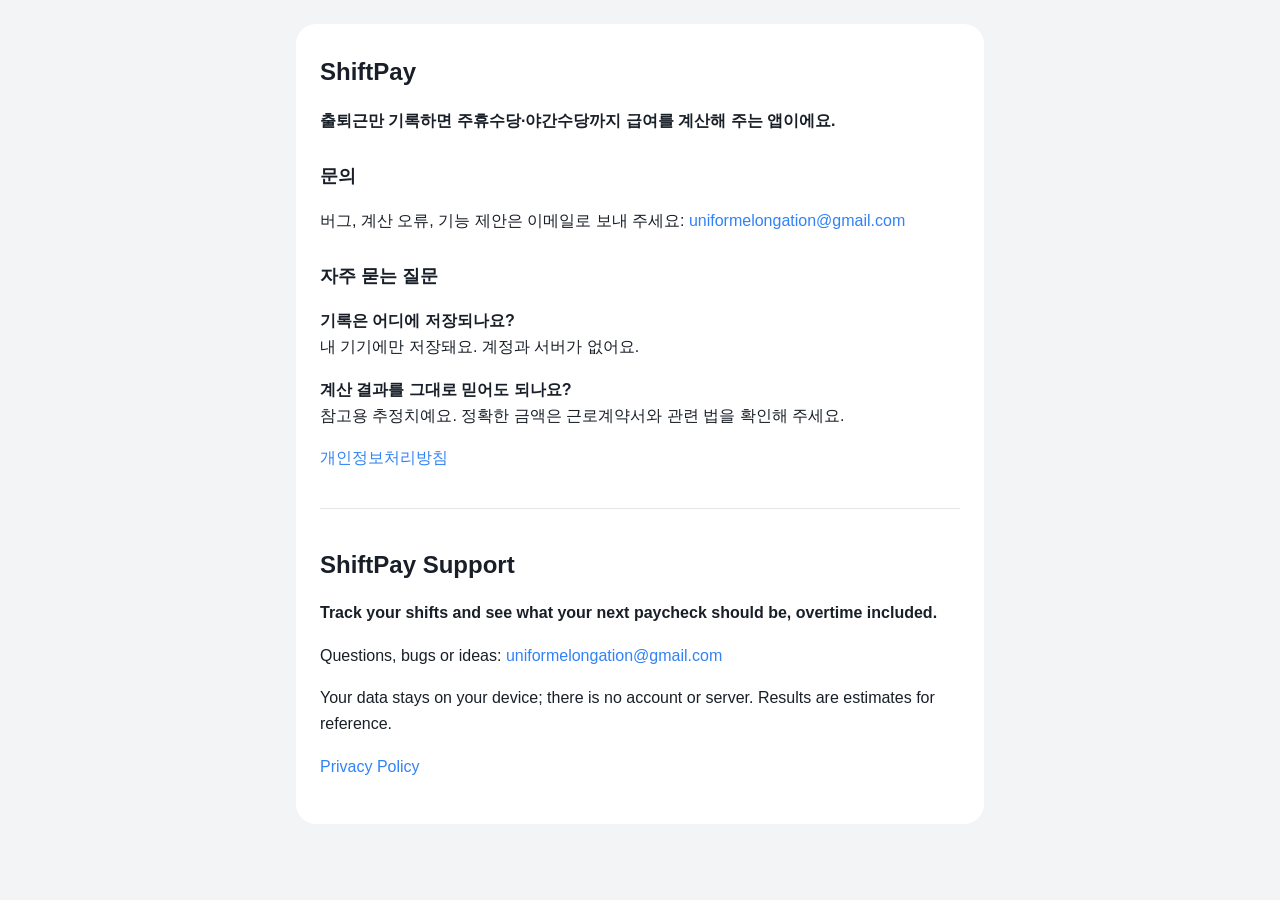
<file: index.html>
<!doctype html>
<html lang="ko">
<head>
<meta charset="utf-8">
<meta name="viewport" content="width=device-width, initial-scale=1">
<title>ShiftPay 지원 · Support</title>
<link rel="stylesheet" href="style.css">
</head>
<body>
<main>
<h1>ShiftPay</h1>
<p class="lead">출퇴근만 기록하면 주휴수당·야간수당까지 급여를 계산해 주는 앱이에요.</p>

<h2>문의</h2>
<p>버그, 계산 오류, 기능 제안은 이메일로 보내 주세요: <a href="mailto:uniformelongation@gmail.com">uniformelongation@gmail.com</a></p>

<h2>자주 묻는 질문</h2>
<p><strong>기록은 어디에 저장되나요?</strong><br>내 기기에만 저장돼요. 계정과 서버가 없어요.</p>
<p><strong>계산 결과를 그대로 믿어도 되나요?</strong><br>참고용 추정치예요. 정확한 금액은 근로계약서와 관련 법을 확인해 주세요.</p>

<p><a href="privacy.html">개인정보처리방침</a></p>

<hr>

<h1 lang="en">ShiftPay Support</h1>
<p class="lead" lang="en">Track your shifts and see what your next paycheck should be, overtime included.</p>
<p lang="en">Questions, bugs or ideas: <a href="mailto:uniformelongation@gmail.com">uniformelongation@gmail.com</a></p>
<p lang="en">Your data stays on your device; there is no account or server. Results are estimates for reference.</p>
<p lang="en"><a href="privacy.html#en">Privacy Policy</a></p>
</main>
</body>
</html>
</file>
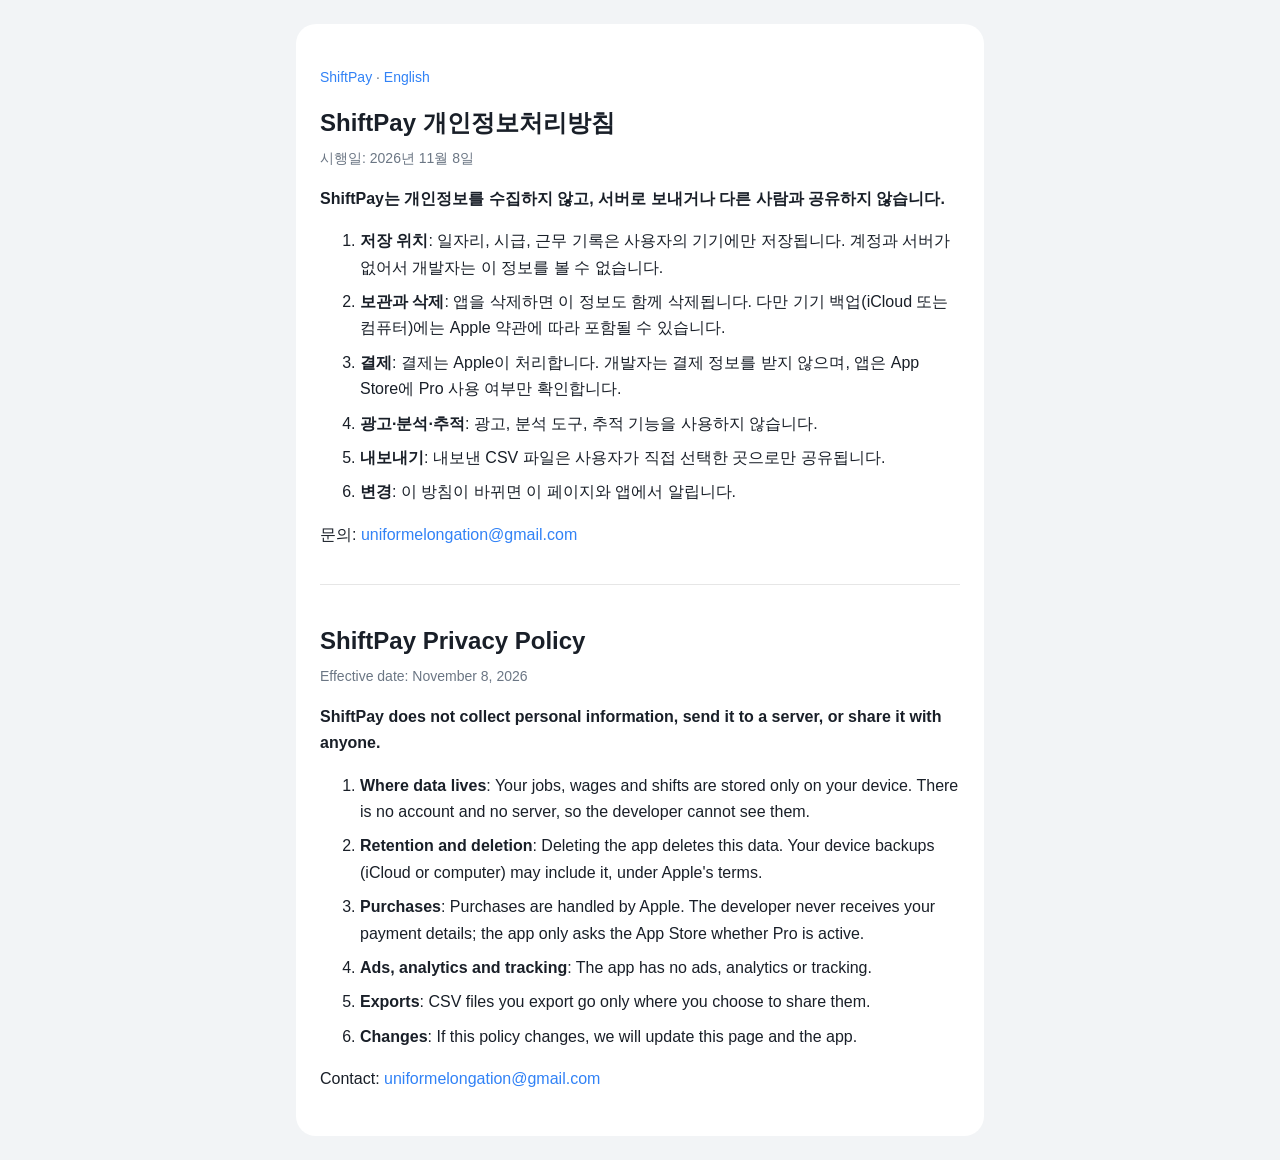
<file: privacy.html>
<!doctype html>
<html lang="ko">
<head>
<meta charset="utf-8">
<meta name="viewport" content="width=device-width, initial-scale=1">
<title>ShiftPay 개인정보처리방침 · Privacy Policy</title>
<link rel="stylesheet" href="style.css">
</head>
<body>
<main>
<p class="nav"><a href="./">ShiftPay</a> · <a href="#en">English</a></p>

<h1>ShiftPay 개인정보처리방침</h1>
<p class="muted">시행일: 2026년 11월 8일</p>
<p class="lead">ShiftPay는 개인정보를 수집하지 않고, 서버로 보내거나 다른 사람과 공유하지 않습니다.</p>
<ol>
  <li><strong>저장 위치</strong>: 일자리, 시급, 근무 기록은 사용자의 기기에만 저장됩니다. 계정과 서버가 없어서 개발자는 이 정보를 볼 수 없습니다.</li>
  <li><strong>보관과 삭제</strong>: 앱을 삭제하면 이 정보도 함께 삭제됩니다. 다만 기기 백업(iCloud 또는 컴퓨터)에는 Apple 약관에 따라 포함될 수 있습니다.</li>
  <li><strong>결제</strong>: 결제는 Apple이 처리합니다. 개발자는 결제 정보를 받지 않으며, 앱은 App Store에 Pro 사용 여부만 확인합니다.</li>
  <li><strong>광고·분석·추적</strong>: 광고, 분석 도구, 추적 기능을 사용하지 않습니다.</li>
  <li><strong>내보내기</strong>: 내보낸 CSV 파일은 사용자가 직접 선택한 곳으로만 공유됩니다.</li>
  <li><strong>변경</strong>: 이 방침이 바뀌면 이 페이지와 앱에서 알립니다.</li>
</ol>
<p>문의: <a href="mailto:uniformelongation@gmail.com">uniformelongation@gmail.com</a></p>

<hr>

<h1 id="en">ShiftPay Privacy Policy</h1>
<p class="muted">Effective date: November 8, 2026</p>
<p class="lead">ShiftPay does not collect personal information, send it to a server, or share it with anyone.</p>
<ol>
  <li><strong>Where data lives</strong>: Your jobs, wages and shifts are stored only on your device. There is no account and no server, so the developer cannot see them.</li>
  <li><strong>Retention and deletion</strong>: Deleting the app deletes this data. Your device backups (iCloud or computer) may include it, under Apple's terms.</li>
  <li><strong>Purchases</strong>: Purchases are handled by Apple. The developer never receives your payment details; the app only asks the App Store whether Pro is active.</li>
  <li><strong>Ads, analytics and tracking</strong>: The app has no ads, analytics or tracking.</li>
  <li><strong>Exports</strong>: CSV files you export go only where you choose to share them.</li>
  <li><strong>Changes</strong>: If this policy changes, we will update this page and the app.</li>
</ol>
<p>Contact: <a href="mailto:uniformelongation@gmail.com">uniformelongation@gmail.com</a></p>
</main>
</body>
</html>
</file>
<file: style.css>
:root { --bg: #f2f4f6; --card: #fff; --text: #191f28; --muted: #6b7684; --accent: #3182f6; }
@media (prefers-color-scheme: dark) {
  :root { --bg: #101113; --card: #1c1d20; --text: #f2f4f6; --muted: #9ea4ad; --accent: #4c94f7; }
}
body { margin: 0; background: var(--bg); color: var(--text);
  font: 16px/1.65 -apple-system, BlinkMacSystemFont, "Apple SD Gothic Neo", "Noto Sans KR", sans-serif; }
main { max-width: 640px; margin: 24px auto; padding: 28px 24px; background: var(--card); border-radius: 20px; }
@media (max-width: 680px) { main { margin: 0; border-radius: 0; } }
h1 { font-size: 24px; margin: 0 0 4px; }
h2 { font-size: 18px; margin: 28px 0 8px; }
.lead { font-weight: 600; }
.muted { color: var(--muted); font-size: 14px; margin-top: 0; }
.nav { font-size: 14px; color: var(--muted); }
a { color: var(--accent); text-decoration: none; }
li { margin-bottom: 8px; }
hr { border: 0; border-top: 1px solid rgba(128, 128, 128, .2); margin: 36px 0; }
</file>
